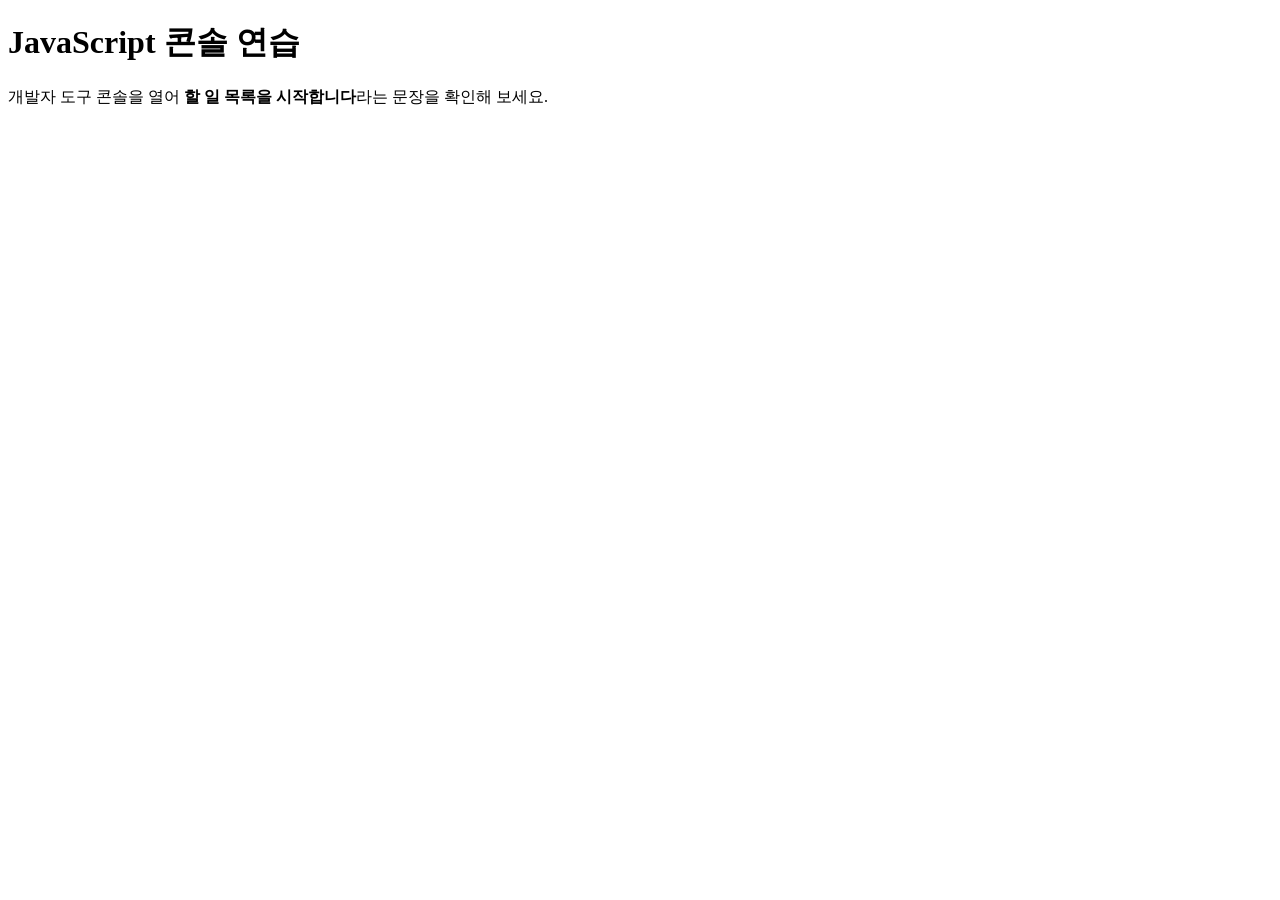
<file: javascript/console/index.html>
<!doctype html>
<html lang="ko">
<head>
	<meta charset="utf-8">
	<meta name="viewport" content="width=device-width, initial-scale=1">
	<title>JavaScript 콘솔 연습</title>
</head>
<body>
	<h1>JavaScript 콘솔 연습</h1>
	<p>개발자 도구 콘솔을 열어 <strong>할 일 목록을 시작합니다</strong>라는 문장을 확인해 보세요.</p>
	<script src="./index.js"></script>
</body>
</html>
</file>
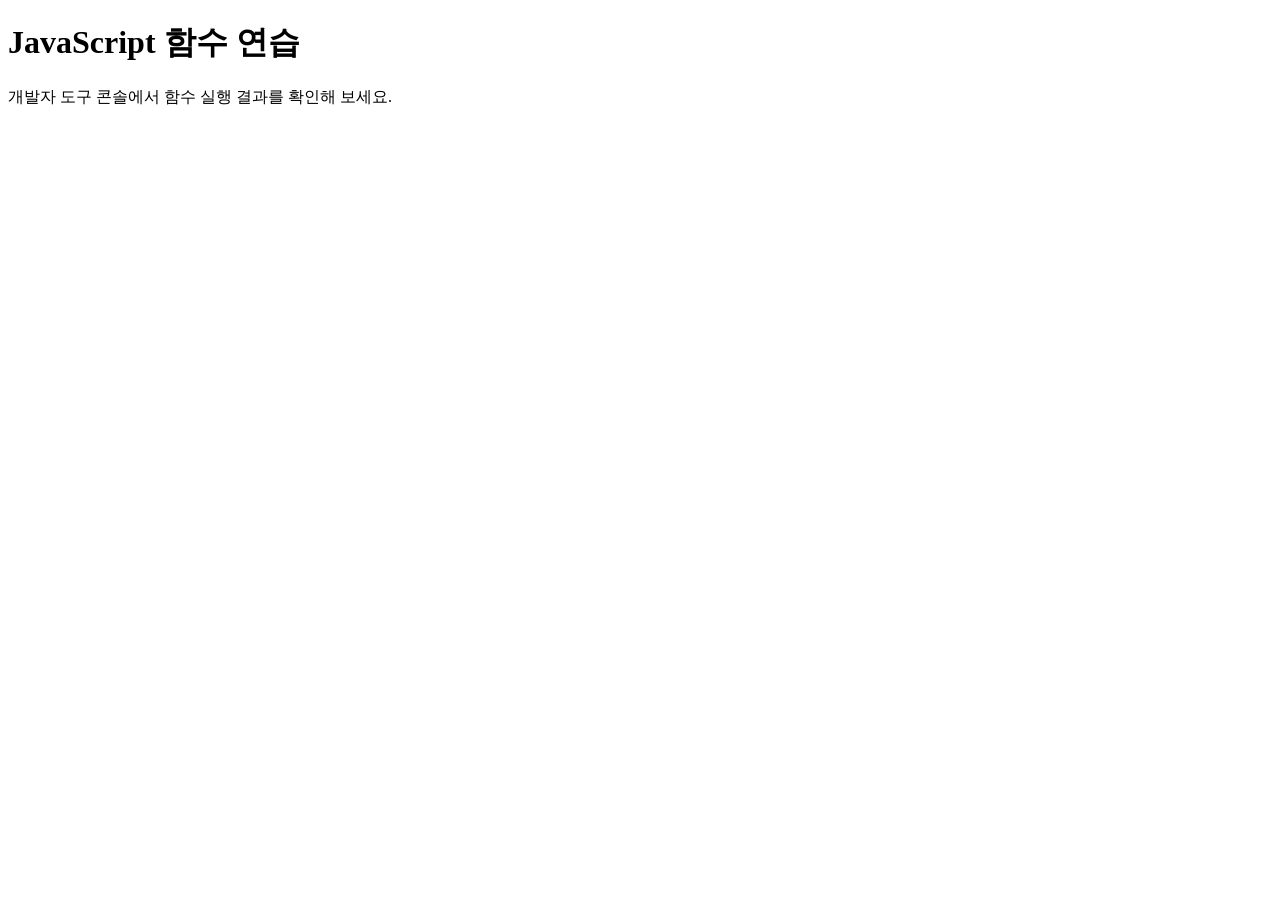
<file: javascript/function/index.html>
<!doctype html>
<html lang="ko">
  <head>
    <meta charset="utf-8" />
    <meta name="viewport" content="width=device-width, initial-scale=1" />
    <title>JavaScript 함수 연습</title>
  </head>
  <body>
    <h1>JavaScript 함수 연습</h1>
    <p>개발자 도구 콘솔에서 함수 실행 결과를 확인해 보세요.</p>
    <script src="./index1.js"></script>
  </body>
</html>
</file>
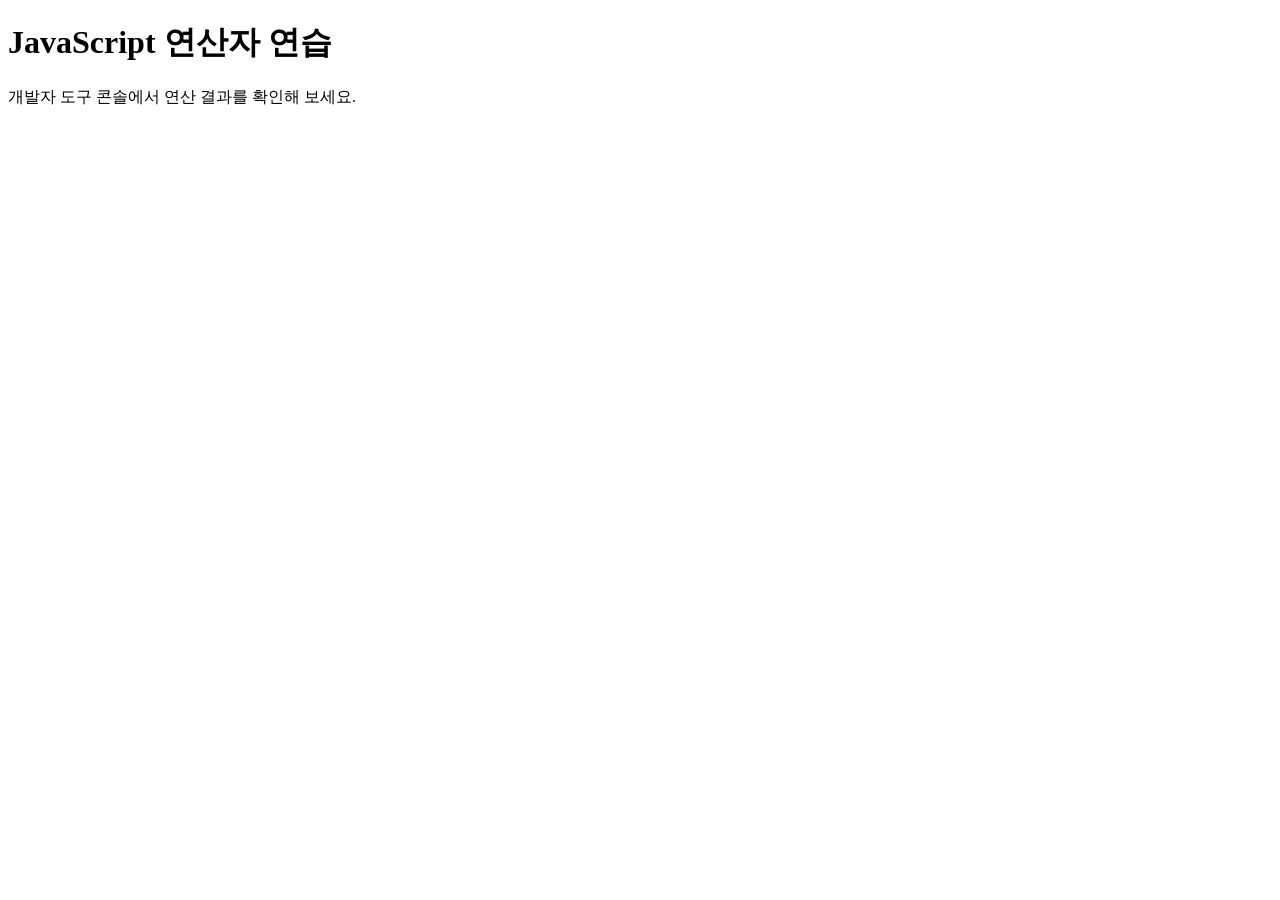
<file: javascript/operator/index.html>
<!doctype html>
<html lang="ko">
<head>
	<meta charset="utf-8">
	<meta name="viewport" content="width=device-width, initial-scale=1">
	<title>JavaScript 연산자 연습</title>
</head>
<body>
	<h1>JavaScript 연산자 연습</h1>
	<p>개발자 도구 콘솔에서 연산 결과를 확인해 보세요.</p>
	<script src="./index.js"></script>
</body>
</html>
</file>
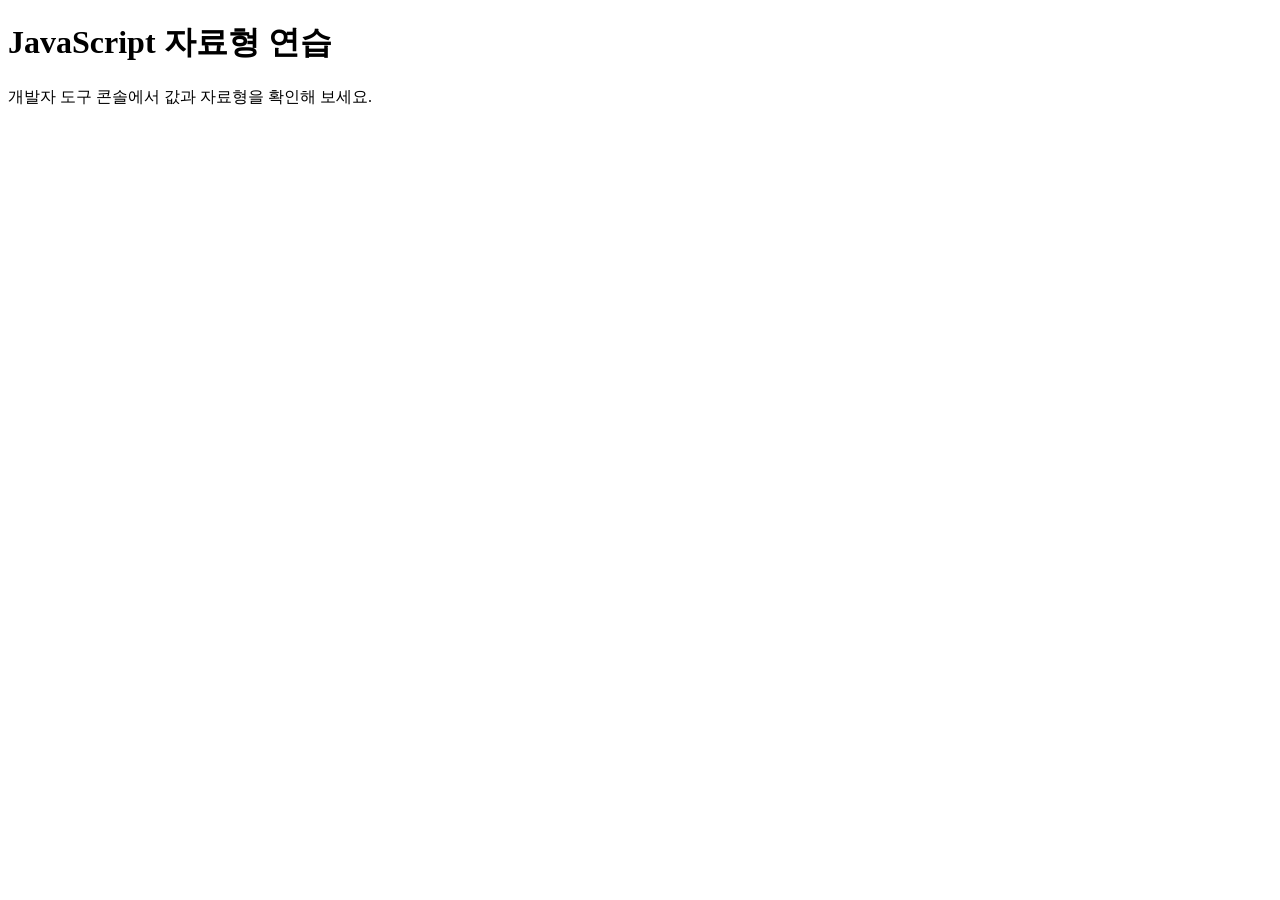
<file: javascript/type/index.html>
<!doctype html>
<html lang="ko">
  <head>
    <meta charset="utf-8" />
    <meta name="viewport" content="width=device-width, initial-scale=1" />
    <title>JavaScript 자료형 연습</title>
  </head>
  <body>
    <h1>JavaScript 자료형 연습</h1>
    <p>개발자 도구 콘솔에서 값과 자료형을 확인해 보세요.</p>
    <script src="./index2.js"></script>
  </body>
</html>
</file>
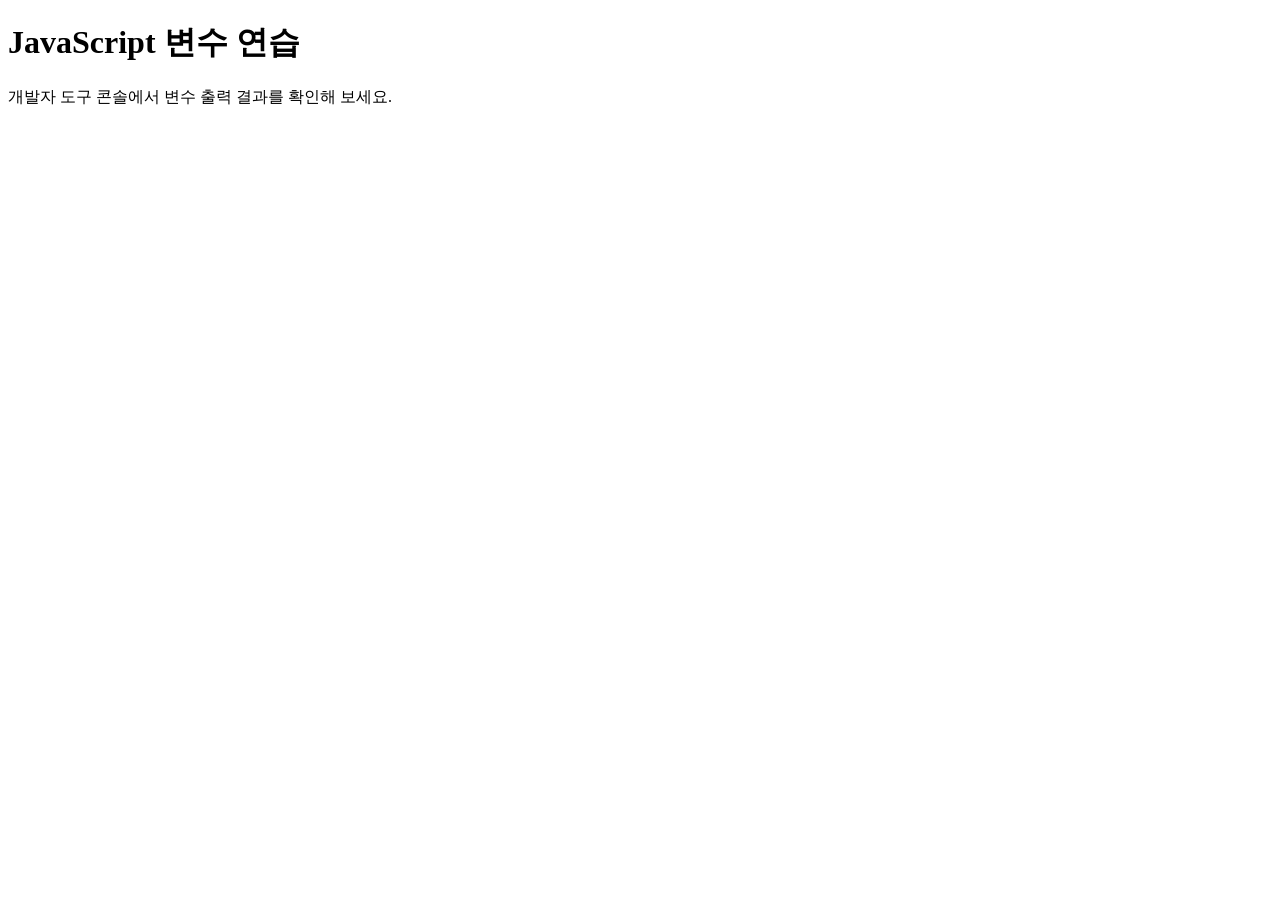
<file: javascript/var/index.html>
<!doctype html>
<html lang="ko">
<head>
	<meta charset="utf-8">
	<meta name="viewport" content="width=device-width, initial-scale=1">
	<title>JavaScript 변수 연습</title>
</head>
<body>
	<h1>JavaScript 변수 연습</h1>
	<p>개발자 도구 콘솔에서 변수 출력 결과를 확인해 보세요.</p>
	<script src="./index3.js"></script>
</body>
</html>
</file>
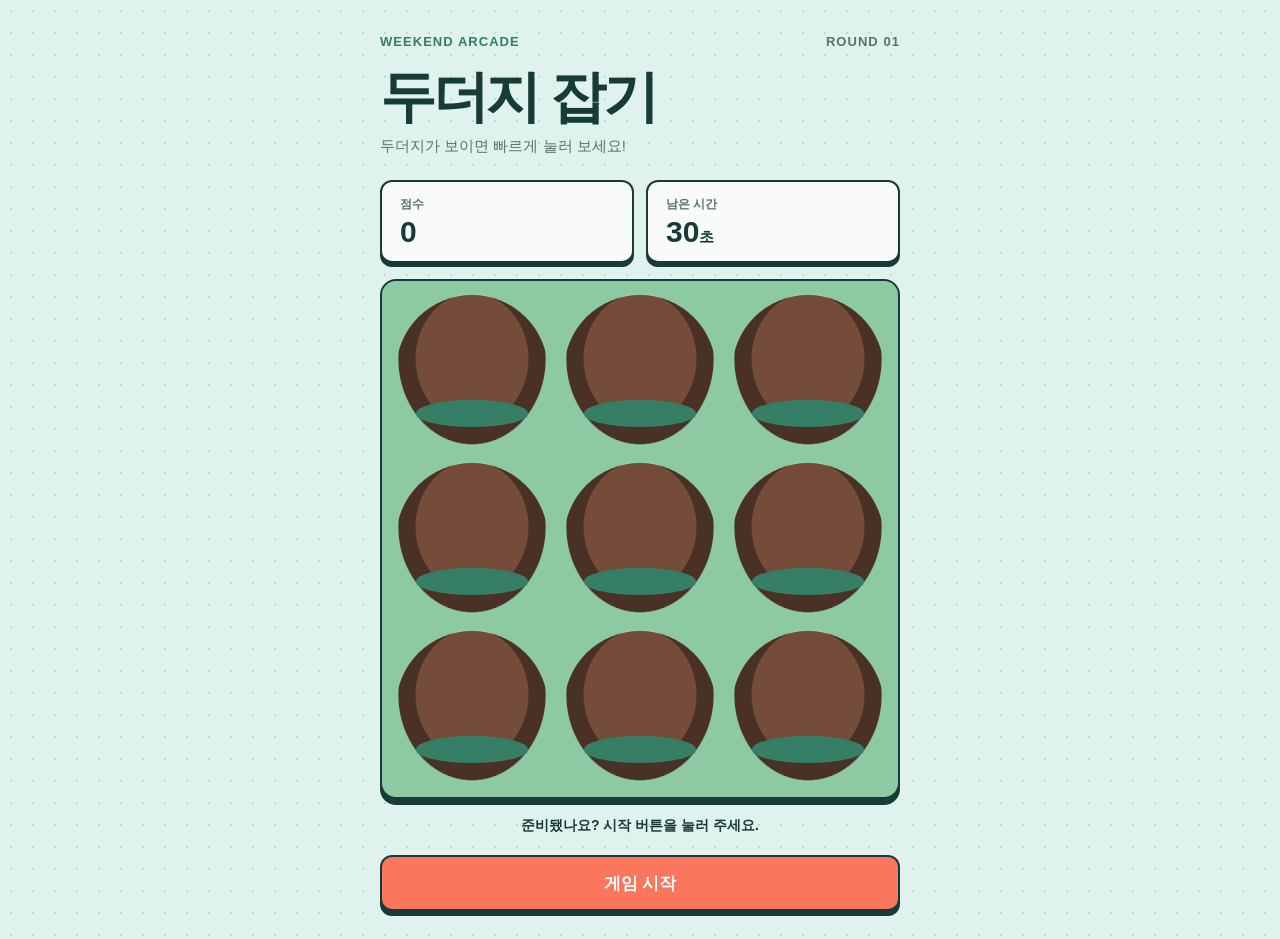
<file: review/whackamole.html>
<!doctype html>
<html lang="ko">
  <head>
    <meta charset="utf-8" />
    <meta name="viewport" content="width=device-width, initial-scale=1" />
    <meta name="theme-color" content="#dff2ed" />
    <title>두더지 잡기</title>
    <link rel="stylesheet" href="whackamole.css" />
    <script src="whackamole.js" defer></script>
  </head>
  <body>
    <main class="game">
      <div class="topline">
        <span>WEEKEND ARCADE</span><span>ROUND 01</span>
      </div>
      <h1>두더지 잡기</h1>
      <p class="subtitle">두더지가 보이면 빠르게 눌러 보세요!</p>

      <section class="scoreboard" aria-label="게임 기록">
        <div class="stat">
          <span class="stat-label">점수</span>
          <span class="stat-value" id="score">0</span>
        </div>
        <div class="stat">
          <span class="stat-label">남은 시간</span>
          <span class="stat-value"
            ><span id="time">30</span><small>초</small></span
          >
        </div>
      </section>

      <div class="board-wrap">
        <div class="board" id="board" aria-label="두더지 게임판">
          <button class="hole" type="button" aria-label="첫 번째 구멍">
            <span class="mole" aria-hidden="true">🐹</span>
          </button>
          <button class="hole" type="button" aria-label="두 번째 구멍">
            <span class="mole" aria-hidden="true">🐹</span>
          </button>
          <button class="hole" type="button" aria-label="세 번째 구멍">
            <span class="mole" aria-hidden="true">🐹</span>
          </button>
          <button class="hole" type="button" aria-label="네 번째 구멍">
            <span class="mole" aria-hidden="true">🐹</span>
          </button>
          <button class="hole" type="button" aria-label="다섯 번째 구멍">
            <span class="mole" aria-hidden="true">🐹</span>
          </button>
          <button class="hole" type="button" aria-label="여섯 번째 구멍">
            <span class="mole" aria-hidden="true">🐹</span>
          </button>
          <button class="hole" type="button" aria-label="일곱 번째 구멍">
            <span class="mole" aria-hidden="true">🐹</span>
          </button>
          <button class="hole" type="button" aria-label="여덟 번째 구멍">
            <span class="mole" aria-hidden="true">🐹</span>
          </button>
          <button class="hole" type="button" aria-label="아홉 번째 구멍">
            <span class="mole" aria-hidden="true">🐹</span>
          </button>
        </div>
      </div>

      <p class="message" id="message" aria-live="polite">
        준비됐나요? 시작 버튼을 눌러 주세요.
      </p>
      <button class="start-button" id="start" type="button">게임 시작</button>
    </main>
  </body>
</html>
</file>
<file: review/whackamole.css>
:root {
  color-scheme: light;
  --ink: #173b37;
  --muted: #58736d;
  --paper: #f8fbf7;
  --mint: #dff2ed;
  --green: #58a88e;
  --green-dark: #347d68;
  --coral: #fa765d;
  --yellow: #f8d56b;
  --hole: #754c39;
  --hole-dark: #493126;
}

* { box-sizing: border-box; }

body {
  min-width: 320px;
  min-height: 100vh;
  margin: 0;
  color: var(--ink);
  background-color: var(--mint);
  background-image: radial-gradient(#b8ddd2 1px, transparent 1px);
  background-size: 22px 22px;
  font-family: "Apple SD Gothic Neo", "Malgun Gothic", sans-serif;
}

button { font: inherit; }

.game {
  width: min(100% - 32px, 520px);
  margin: 0 auto;
  padding: 34px 0 28px;
}

.topline {
  display: flex;
  align-items: center;
  justify-content: space-between;
  gap: 12px;
  margin-bottom: 20px;
  color: var(--green-dark);
  font-size: 13px;
  font-weight: 800;
  letter-spacing: .08em;
}

.topline span:last-child { color: var(--muted); }

h1 {
  margin: 0;
  font-size: clamp(36px, 10vw, 56px);
  line-height: 1;
  letter-spacing: -.06em;
}

.subtitle {
  margin: 12px 0 24px;
  color: var(--muted);
  font-size: 15px;
}

.scoreboard {
  display: grid;
  grid-template-columns: 1fr 1fr;
  gap: 12px;
  margin-bottom: 16px;
}

.stat {
  min-height: 82px;
  padding: 14px 18px;
  border: 2px solid var(--ink);
  border-radius: 12px;
  background: var(--paper);
  box-shadow: 0 4px 0 var(--ink);
}

.stat-label {
  display: block;
  margin-bottom: 4px;
  color: var(--muted);
  font-size: 12px;
  font-weight: 800;
}

.stat-value {
  font-size: 30px;
  font-weight: 900;
  line-height: 1;
  font-variant-numeric: tabular-nums;
}

.stat-value small { font-size: 15px; }

.board-wrap {
  padding: 14px;
  border: 2px solid var(--ink);
  border-radius: 16px;
  background: #8dc9a2;
  box-shadow: 0 6px 0 var(--ink);
}

.board {
  display: grid;
  grid-template-columns: repeat(3, minmax(0, 1fr));
  gap: clamp(9px, 3vw, 16px);
}

.hole {
  position: relative;
  display: grid;
  aspect-ratio: 1;
  min-width: 0;
  place-items: center;
  overflow: hidden;
  padding: 0;
  border: 0;
  border-radius: 50%;
  background: radial-gradient(ellipse at 50% 42%, var(--hole) 0 52%, var(--hole-dark) 53% 68%, transparent 69%);
  cursor: pointer;
  -webkit-tap-highlight-color: transparent;
}

.hole::before {
  position: absolute;
  right: 13%;
  bottom: 13%;
  left: 13%;
  height: 18%;
  border-radius: 50%;
  background: #367e65;
  content: "";
  z-index: 0;
}

.mole {
  position: relative;
  z-index: 1;
  display: grid;
  width: 76%;
  aspect-ratio: 1;
  place-items: center;
  border-radius: 50%;
  background: #f1ba83;
  box-shadow: inset 0 -5px 0 #d99262, 0 3px 0 #563b2e;
  font-size: clamp(36px, 11vw, 58px);
  line-height: 1;
  transform: translateY(120%);
  transition: transform 130ms ease-out;
  user-select: none;
}

.hole.is-up .mole { transform: translateY(0); }
.hole:focus-visible { outline: 4px solid var(--yellow); outline-offset: -5px; }
.hole:active .mole { transform: translateY(3px) scale(.94); }

.message {
  min-height: 26px;
  margin: 18px 0 12px;
  color: var(--ink);
  text-align: center;
  font-size: 14px;
  font-weight: 700;
}

.start-button {
  display: block;
  width: 100%;
  min-height: 56px;
  border: 2px solid var(--ink);
  border-radius: 12px;
  background: var(--coral);
  box-shadow: 0 5px 0 var(--ink);
  color: #fff;
  cursor: pointer;
  font-size: 17px;
  font-weight: 900;
  transition: transform 100ms ease, box-shadow 100ms ease;
}

.start-button:hover { background: #f6664d; }
.start-button:active { transform: translateY(4px); box-shadow: 0 1px 0 var(--ink); }
.start-button:focus-visible { outline: 3px solid var(--yellow); outline-offset: 4px; }

@media (prefers-reduced-motion: reduce) {
  *, *::before, *::after { transition-duration: .01ms !important; }
}
</file>
